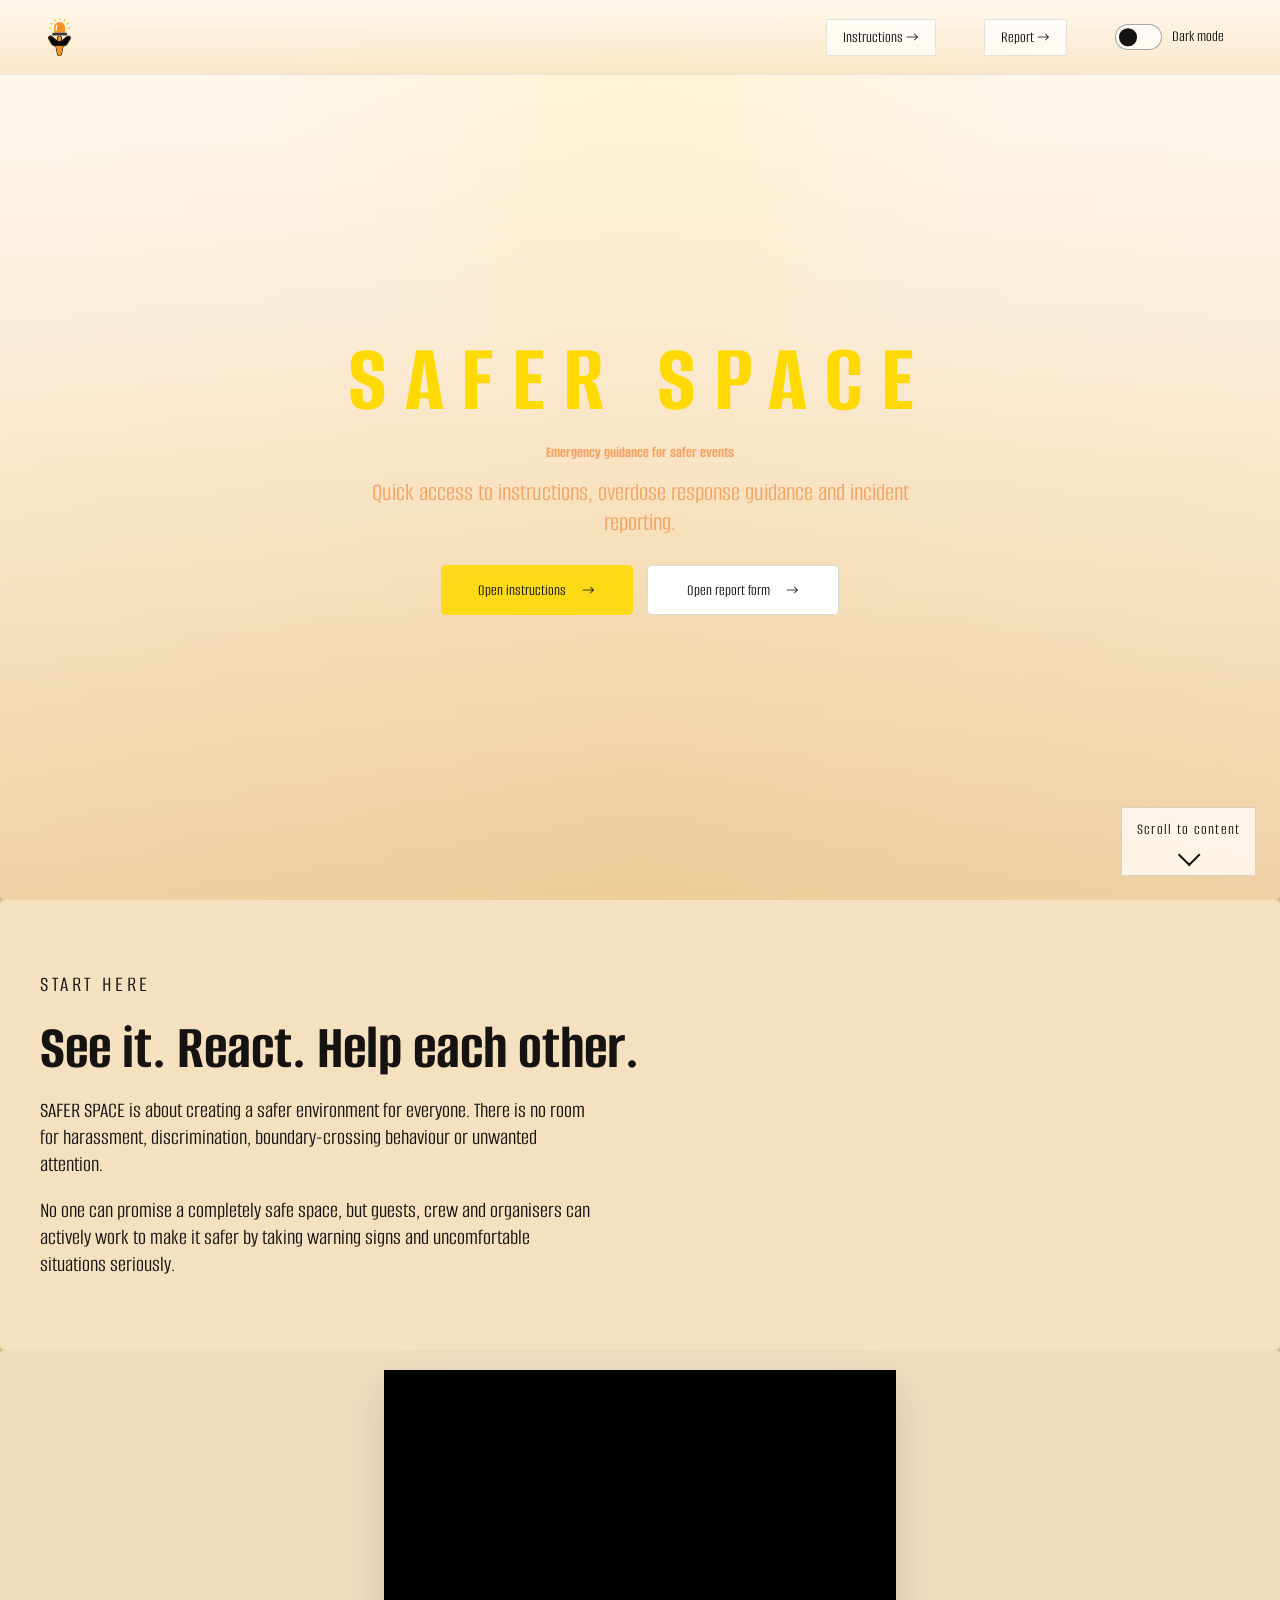
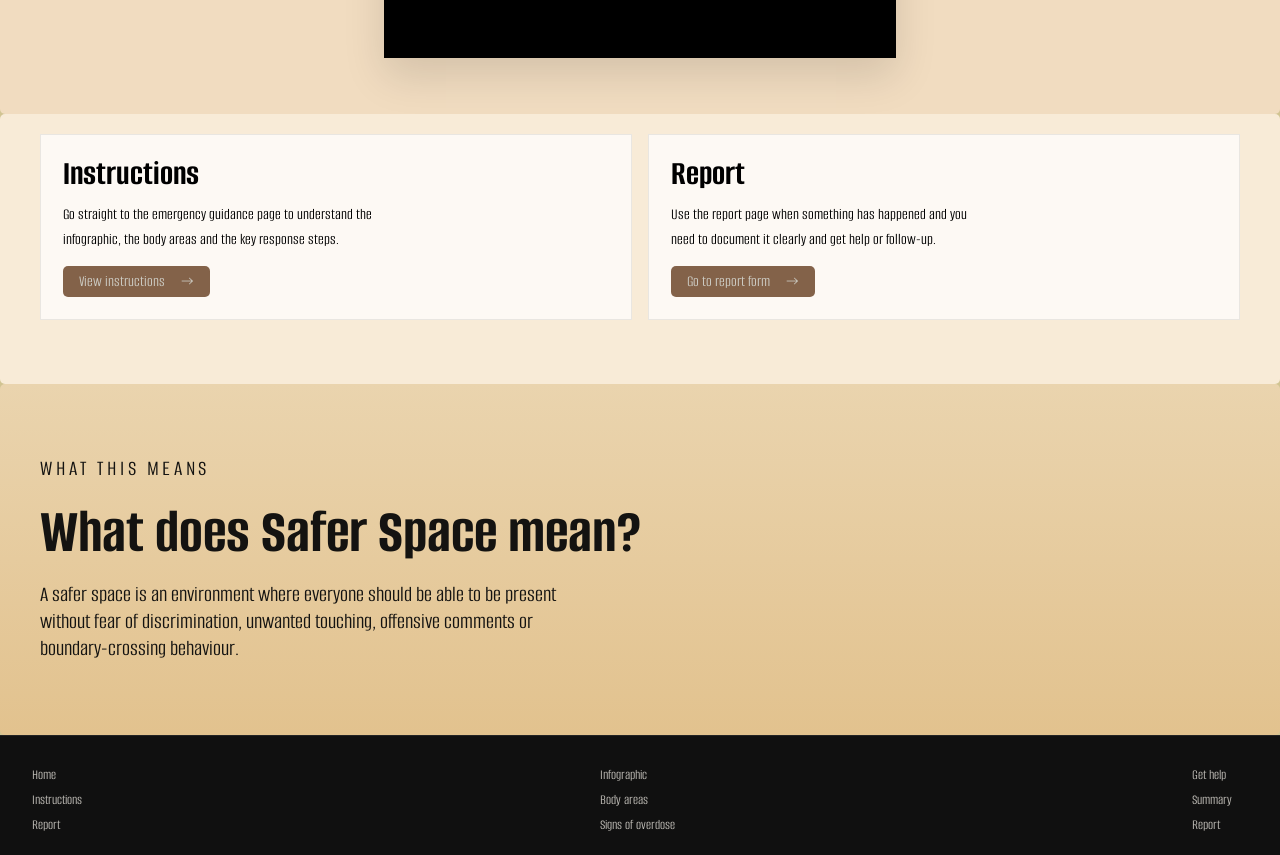
<file: index.html>
<!DOCTYPE html>
<html lang="en">

<head>
  <meta charset="UTF-8">
  <meta name="viewport" content="width=device-width, initial-scale=1.0">
  <link rel="stylesheet" href="css/custom.css">
  <link rel="stylesheet" href="css/fonts.css">
  <link rel="stylesheet" href="css/general.css">
  <link rel="stylesheet" href="css/layout.css">
  <link rel="stylesheet" href="css/burger.css">
  <link rel="stylesheet" href="css/cards.css">
  <link rel="stylesheet" href="css/infographic.css">
  <link rel="stylesheet" href="css/frontpage-antidote.css">
  <link rel="icon" type="image/svg+xml" href="img/safer_space_LOGO.svg">
  <title>Emergency Site</title>
</head>

<body id="frontpage">
  <header>
    <nav>
      <div id="logotype-wrapper" class="logo">
        <a href="index.html"><img src="img/safer_space_LOGO.svg" alt="Safer Space logo"></a>
      </div>
      <ul class="menu">
        <li><a class="menuItem" href="instruction.html">Instructions</a></li>
        <li><a class="menuItem" href="register.html">Report</a></li>

        <!-- dark mode btn -->

        <li class="theme-toggle-item">
          <button id="theme-toggle" class="theme-switch" type="button" role="switch" aria-checked="false"
            aria-label="Switch between light and dark mode">
            <span class="theme-switch-track" aria-hidden="true">
              <span class="theme-switch-thumb"></span>
            </span>
            <span class="theme-switch-text">Dark mode</span>
          </button>
        </li>
      </ul>
      <button class="burger">
        <span class="line"></span>
        <span class="line"></span>
        <span class="line"></span>
      </button>
    </nav>
  </header>

  <main>
    <section class="frontpage-hero" aria-label="Safer Space front page hero">
      <div class="frontpage-hero__media" aria-hidden="true">
        <video class="frontpage-hero__video" autoplay muted loop playsinline preload="metadata">
          <source src="video/ANTIDOTE SPOT OG STOP EN OVERDOSIS.mp4" type="video/mp4">
        </video>
      </div>

      <div class="frontpage-hero__overlay" aria-hidden="true"></div>

      <div class="frontpage-hero__content reveal is-visible">

        <h1 class="frontpage-hero__eyebrow">Safer Space</h1>

        <h2>Emergency guidance for safer events</h2>
        <p class="frontpage-hero__lead">
          Quick access to instructions, overdose response guidance and incident reporting.
        </p>

        <div class="frontpage-hero__actions">
          <a class="cta_btn" href="instruction.html">Open instructions</a>
          <a class="cta_btn cta_btn--ghost" href="register.html">Open report form</a>
        </div>
      </div>


    </section>

    <section id="frontpage-intro" class="frontpage-panel frontpage-panel--dark reveal">
      <div class="frontpage-panel__inner">
        <p class="frontpage-kicker">Start here</p>
        <h2>See it. React. Help each other.</h2>
        <p>
          SAFER SPACE is about creating a safer environment for everyone. There is no room for harassment,
          discrimination, boundary-crossing behaviour or unwanted attention.
        </p>
        <p>
          No one can promise a completely safe space, but guests, crew and organisers can actively work to
          make it safer by taking warning signs and uncomfortable situations seriously.
        </p>
      </div>
    </section>

    <section class="frontpage-video reveal" aria-label="Antidote reference video">
      <div class="frontpage-video__inner">
        <div class="frontpage-video__frame">
          <iframe id="frontpage-youtube-player"
            src="https://www.youtube.com/embed/YxNh5tQUQWQ?enablejsapi=1&playsinline=1&rel=0&cc_load_policy=1&cc_lang_pref=en&hl=en"
            title="Antidote overdose response video"
            allow="accelerometer; autoplay; clipboard-write; encrypted-media; gyroscope; picture-in-picture; web-share"
            referrerpolicy="strict-origin-when-cross-origin" allowfullscreen>
          </iframe>
        </div>
      </div>
    </section>

    <section class="frontpage-split reveal" aria-label="Main actions">
      <div class="frontpage-split__inner">
        <article class="frontpage-card">
          <h3>Instructions</h3>
          <p>
            Go straight to the emergency guidance page to understand the infographic, the body areas and the
            key response steps.
          </p>
          <a class="cta_btn" href="instruction.html">View instructions</a>
        </article>

        <article class="frontpage-card">
          <h3>Report</h3>
          <p>
            Use the report page when something has happened and you need to document it clearly and get help
            or follow-up.
          </p>
          <a class="cta_btn" href="register.html">Go to report form</a>
        </article>
      </div>
    </section>

    <section class="frontpage-panel frontpage-panel--accent reveal">
      <div class="frontpage-panel__inner">
        <p class="frontpage-kicker">What this means</p>
        <h2>What does Safer Space mean?</h2>
        <p>
          A safer space is an environment where everyone should be able to be present without fear of
          discrimination, unwanted touching, offensive comments or boundary-crossing behaviour.
        </p>
      </div>
    </section>
  </main>

  <!-- scroll btn -->

  <button class="frontpage-scroll" type="button" aria-label="Scroll to content">
    Scroll to content
  </button>

  <footer>
    <nav aria-label="Footer navigation">
      <ul>
        <li><a href="index.html">Home</a></li>
        <li><a href="instruction.html">Instructions</a></li>
        <li><a href="register.html">Report</a></li>
      </ul>

      <ul>
        <li><a href="instruction.html#won">Infographic</a></li>
        <li><a href="instruction.html#ringtone">Body areas</a></li>
        <li><a href="instruction.html#efficiency">Signs of overdose</a></li>
      </ul>

      <ul>
        <li><a href="register.html#webform">Get help</a></li>
        <li><a href="register.html#form-summary">Summary</a></li>
        <li><a href="register.html#form-section">Report</a></li>
      </ul>
    </nav>
  </footer>

</body>

<script src="js/burger.js"></script>
<script src="js/frontpage.js"></script>
<script src="js/theme.js"></script>

</html>
</file>
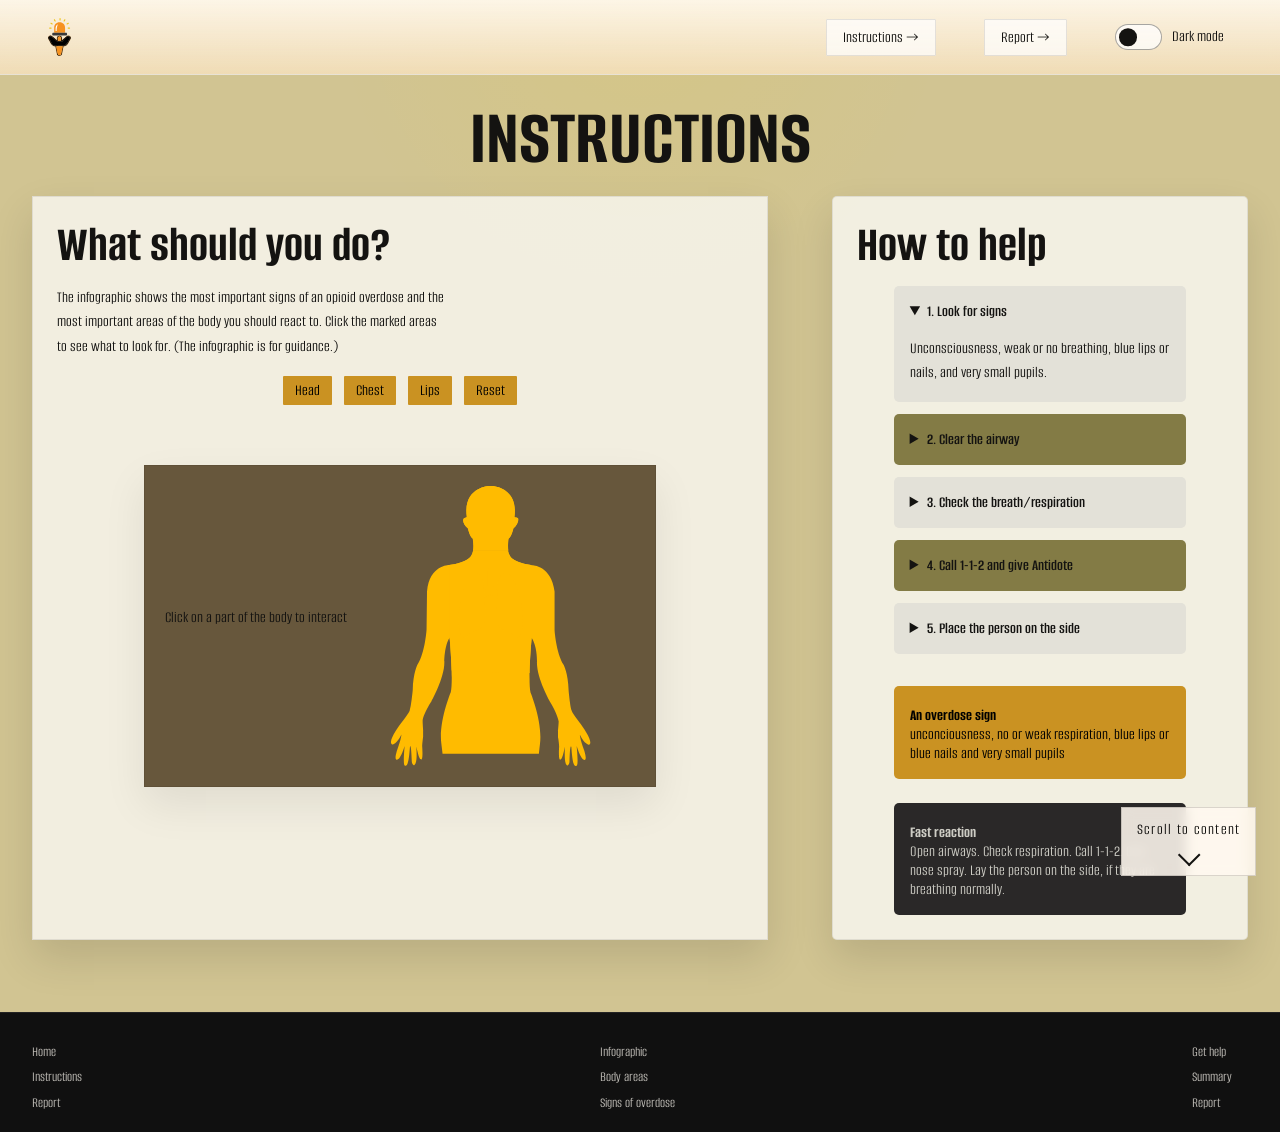
<file: instruction.html>
<!DOCTYPE html>
<html lang="en">

<head>
  <meta charset="UTF-8">
  <meta name="viewport" content="width=device-width, initial-scale=1.0">
  <link rel="stylesheet" href="css/custom.css">
  <link rel="stylesheet" href="css/fonts.css">
  <link rel="stylesheet" href="css/general.css">
  <link rel="stylesheet" href="css/layout.css">
  <link rel="stylesheet" href="css/burger.css">
  <link rel="stylesheet" href="css/cards.css">
  <link rel="stylesheet" href="css/infographic.css">
  <link rel="stylesheet" href="css/frontpage-antidote.css">
  <link rel="icon" type="image/svg+xml" href="img/safer_space_LOGO.svg">
  <title>Emergency Site</title>
</head>

<body id="instruction">
  <header>
    <nav>
      <div id="logotype-wrapper" class="logo">
        <a href="index.html"><img src="img/safer_space_LOGO.svg" alt="Safer Space logo"></a>
      </div>
      <ul class="menu">
        <li><a class="menuItem" href="instruction.html">Instructions</a></li>
        <li><a class="menuItem" href="register.html">Report</a></li>
        <li class="theme-toggle-item">
          <button id="theme-toggle" class="theme-switch" type="button" role="switch" aria-checked="false"
            aria-label="Switch between light and dark mode">
            <span class="theme-switch-track" aria-hidden="true">
              <span class="theme-switch-thumb"></span>
            </span>
            <span class="theme-switch-text">Dark mode</span>
          </button>
        </li>
      </ul>
      <button class="burger">
        <span class="line"></span>
        <span class="line"></span>
        <span class="line"></span>
      </button>
    </nav>
  </header>

  <main>

    <h1>INSTRUCTIONS</h1>


    <div class="infographic-info">
      <h2>What should you do?</h2>
      <p>
        The infographic shows the most important signs of an opioid overdose and the most important areas of the body
        you should react to. Click the marked areas to see what to look for. (The infographic is for guidance.)
      </p>

      <!-- <p><button id="ringtone" type="button">Click here to highlight the infographic</button></p> -->


      <!-- infographic buttons -->
      <div class="buttons-wrapper" aria-label="Body part controls">
        <button type="button" id="btn_head" aria-controls="won" aria-pressed="false">
          Head
        </button>

        <button type="button" id="btn_chest" aria-controls="won" aria-pressed="false">
          Chest
        </button>

        <button type="button" id="btn_lips" aria-controls="won" aria-pressed="false">
          Lips
        </button>

        <button type="button" id="btn_reset" aria-controls="won">
          Reset
        </button>
      </div>
      <!--  -->
      <section id="won" class="info-graphic">

        <p>Click on a part of the body to interact</p>

        <?xml version="1.0" encoding="UTF-8"?>
        <svg xmlns="http://www.w3.org/2000/svg" viewBox="0 0 86.46 121.42">
          <defs>
            <style>
              .cls-1 {
                fill: #ed2024;
              }

              .cls-2 {
                fill: #f7941d;
              }

              .cls-3 {
                fill: #9e1f63;
              }

              .cls-4 {
                fill: #662d91;
              }

              .cls-5 {
                fill: #010101;
              }
            </style>
          </defs>
          <g id="basebody">
            <g id="SVGRepo_iconCarrier" data-name="SVGRepo iconCarrier">
              <path class="cls-5"
                d="M50.73,28.06c-.45-2.46.1-5.16.1-5.16,1.5-1.2,2.1-4.4,2.1-4.4,1.89-1.92,2.7-3.71,2.15-4.47-.12-.16-.46-.5-1.55-.43-.1,0-.1-.3,0-.5C55.03.6,44.03,0,44.03,0h-1.7s-11.1.6-9.5,13.1v.5l-.92.27c-.29.16-.44.34-.53.51-.49.9.33,2.53,2.05,4.03,0,0,.6,3.2,2.1,4.4,0,0,.57,2.77.08,5.26h15.13Z" />
              <path class="cls-5"
                d="M81.53,102.2c-1.2-1.5-2.8-3.6-3.2-4.8-.7-2.1-1.3-8.7-1.3-8.7-.2-7.8-2.2-11.2-2.2-11.2-3.3-5.3-3.9-15.1-3.9-15.1v-16.6c-1.3-11.3-9.7-11.4-9.7-11.4-8.5-1.3-9.6-4-9.6-4-.46-.67-.74-1.49-.9-2.34h-15.13c-.16.82-.43,1.6-.88,2.24,0,0-1.2,2.7-9.6,4,0,0-8.4,0-9.5,11.4l-.2,16.6s-.6,9.9-3.9,15.1c0,0-1.9,3.4-2.1,11.2,0,0-.6,6.6-1.3,8.7-.5,1.2-2,3.3-3.2,4.8-2.4,3-6.5,9.2-4.3,10,0,0,1.7.2,3.9-4.3,0,0,0,1.7-1.8,6.6-.3.9-1.8,5.6.6,3.9,0,0,1.1-.8,2.6-5.6,0,0-.8,8.1,0,8.5,1.1.6,1.8-1,2.3-8.1,0,0,.5-2.3.8,6.4,0,.5.7,2.7,1.6.8.8-1.6.4-5.9.4-7.3,0,0,1,5.5,1.9,5.5,0,0,1.1,1.3.6-5.6,0-1.1.3-3.4.4-4.1v-2.6c.1,0-.2-3-.2-4.3s1.1-4.4,3.9-8.7c0,0,5.9-10.5,5.5-17.3,0,0,0-6.5,2.3-10.2,0,0,1.7,18.5.5,23.7,0,0-5.3,12.8-4.1,22.3.16,1.24.34,2.72.53,4.36h41.78c.18-1.59.35-3.05.48-4.26,1.2-9.5-4.1-22.3-4.1-22.3-1.2-5.2.5-23.7.5-23.7,2.4,3.7,2.3,10.2,2.3,10.2-.4,6.9,5.5,17.3,5.5,17.3,2.8,4.3,3.9,8.4,3.9,8.7,0,1.2-.3,4.3-.3,4.3v2.6c.2.7.5,3,.5,4.1-.4,6.9.6,5.6.6,5.6.9,0,1.9-5.5,1.9-5.5,0,1.4-.3,5.7.4,7.3.9,1.9,1.6-.3,1.6-.8.2-8.7.8-6.4.8-6.4.5,7.1,1.1,8.7,2.3,8.1.9-.4,0-8.5,0-8.5,1.5,4.8,2.6,5.6,2.6,5.6,2.4,1.7.9-3,.6-3.9-1.8-4.9-1.8-6.6-1.8-6.6,2.2,4.4,3.9,4.3,3.9,4.3,2.2-.7-1.9-7-4.3-10Z" />
            </g>
          </g>
          <g id="chest">
            <g id="SVGRepo_iconCarrier-2" data-name="SVGRepo iconCarrier">
              <path class="cls-3"
                d="M61.28,38.83c-.17-1.34-.36-2.68-.56-4.02-.04-.17-.08-.34-.12-.51-7.91-1.33-8.97-3.89-8.97-3.89-.46-.67-.74-1.49-.9-2.34h-15.13c-.16.82-.43,1.6-.88,2.24,0,0-1.19,2.66-9.44,3.97v31.33c.02.07.04.14.06.2,0,.16.01.32.02.48.06.24.11.48.17.72.2,2.45.63,7.96.77,13.05,10.94,0,22.87,1.98,33.82,1.01.15-7.03.9-15.27.9-15.27.09.14.17.3.26.45v-27.43Z" />
            </g>
            <g id="_lungs_" data-name="&amp;lt;lungs&amp;gt;">
              <path class="cls-2"
                d="M46.27,45.12c-1.66,0-1.74-.62-1.74-1.82v-6.52c0-.83-.59-1.51-1.31-1.51s-1.31.68-1.31,1.51v6.52c0,1.19-.08,1.82-1.74,1.82-.12,0-.22.11-.22.25v2.52c0,.14.1.25.22.25,1.29,0,2.32-.34,3.04-1.02.73.68,1.75,1.02,3.05,1.02.12,0,.22-.11.22-.25v-2.52c0-.14-.1-.25-.22-.25Z" />
              <path class="cls-2"
                d="M40.72,51.85c-.15-1.59-.31-3.24-.31-4.84,0-4.05-.38-9.44-3.7-9.44-4.03,0-7.43,12.37-7.43,20.14,0,.25-.03,6.02,1.34,7.62.25.29.53.44.85.44.82,0,1.23-.36,1.8-.87.71-.63,1.68-1.5,4.15-2.32,4.19-1.4,3.75-5.93,3.29-10.73Z" />
              <path class="cls-2"
                d="M57.17,57.71c0-7.77-3.4-20.14-7.42-20.14-3.31,0-3.7,5.39-3.7,9.44,0,1.6-.16,3.25-.31,4.84-.46,4.8-.9,9.33,3.29,10.73,2.47.82,3.44,1.69,4.15,2.32.57.5.98.87,1.8.87.31,0,.6-.15.84-.44,1.37-1.6,1.34-7.37,1.34-7.62Z" />
            </g>
          </g>
          <g id="head">
            <g id="SVGRepo_iconCarrier-3" data-name="SVGRepo iconCarrier">
              <path class="cls-1"
                d="M51.03,22.87c1.49-1.21,2.06-4.41,2.06-4.41,2.47-1.89,2.34-4.66,1.21-4.63-.91.02-.71-.73-.71-.73C55.13.64,44.08,0,44.08,0h-1.69s-11.06.64-9.52,13.09c0,0,.21.76-.72.73-1.14-.03-1.24,2.74,1.22,4.63,0,0,.57,3.21,2.06,4.41,0,0,.56,2.73.12,5.19h15.38c-.45-2.46.12-5.19.12-5.19Z" />
            </g>
          </g>
          <g id="lips">
            <path class="cls-4"
              d="M47.27,20.24c-.19-.03-.47-.14-.76-.27-.53-.23-1.14-.48-1.79-.48-.86,0-1.33.17-1.5.25-.18-.07-.68-.22-1.38-.22-.55,0-1.22.26-1.81.49-.34.13-.66.26-.84.27-.03,0-.05.01-.06.02,0,.01.02.02.05.03.29.04.59.17.93.3.48.2,1.02.42,1.75.51.44.06.91.08,1.45.08s1.01-.03,1.38-.05c.64-.04,1.6-.46,2.18-.71.18-.08.37-.16.42-.17.03,0,.04-.02.04-.03,0-.01-.02-.02-.05-.02ZM46.38,20.32c-.38.08-1.34.25-2.86.27-1.58.02-2.75-.16-3.25-.26.34-.03.63-.08.89-.13.29-.05.55-.1.81-.1.33,0,.65.03.91.06.21.02.37.04.49.04.11,0,.25-.02.42-.03.25-.02.57-.06.88-.06.22,0,.5.04.8.09.3.05.6.09.9.11Z" />
          </g>
        </svg>

      </section>
    </div>


    <section class="info-text">

      <h2>How to help</h2>

      <div>
        <article class="accordion-steps">
          <details name="emergency-steps" open>
            <summary>1. Look for signs</summary>
            <div class="accordion-content">
              <p>Unconsciousness, weak or no breathing, blue lips or nails, and very small pupils.</p>
            </div>
          </details>

          <details name="emergency-steps">
            <summary>2. Clear the airway</summary>
            <div class="accordion-content">
              <p>Tilt the head back and open the mouth.</p>
            </div>
          </details>

          <details name="emergency-steps">
            <summary>3. Check the breath/respiration</summary>
            <div class="accordion-content">
              <p>Check the breathing and whether the chest is moving.</p>
            </div>
          </details>

          <details name="emergency-steps">
            <summary>4. Call 1-1-2 and give Antidote</summary>
            <div class="accordion-content">
              <p>Call 1-1-2 and give Antidote nose spray in the nose hole.</p>
            </div>
          </details>

          <details name="emergency-steps">
            <summary>5. Place the person on the side</summary>
            <div class="accordion-content">
              <p>
                If the person is breathing properly, place the person on the side.
              </p>
            </div>
          </details>
        </article>
      </div>

      <div class="under_instructions">
        <aside id="efficiency" class="info-box">
          <strong>An overdose sign</strong><br>

          unconciousness, no or weak respiration, blue lips or blue nails and very small pupils

        </aside>
        <aside id="requirement" class="info-box">
          <strong>Fast reaction</strong><br>


          Open airways. Check respiration. Call 1-1-2. Give nose spray. Lay the person on the side, if they are
          breathing normally.
        </aside>
      </div>
    </section>
  </main>

  <!-- scroll btn -->

  <button class="frontpage-scroll" type="button" aria-label="Scroll to content">
    Scroll to content
  </button>

  <footer>
    <nav aria-label="Footer navigation">
      <ul>
        <li><a href="index.html">Home</a></li>
        <li><a href="instruction.html">Instructions</a></li>
        <li><a href="register.html">Report</a></li>
      </ul>

      <ul>
        <li><a href="instruction.html#won">Infographic</a></li>
        <li><a href="instruction.html#ringtone">Body areas</a></li>
        <li><a href="instruction.html#efficiency">Signs of overdose</a></li>
      </ul>

      <ul>
        <li><a href="register.html#webform">Get help</a></li>
        <li><a href="register.html#form-summary">Summary</a></li>
        <li><a href="register.html#form-section">Report</a></li>
      </ul>
    </nav>
  </footer>
</body>

<script src="js/burger.js"></script>
<script src="js/main.js"></script>
<script src="js/body.js"></script>
<script src="js/frontpage.js"></script>
<script src="js/theme.js"></script>

</html>
</file>
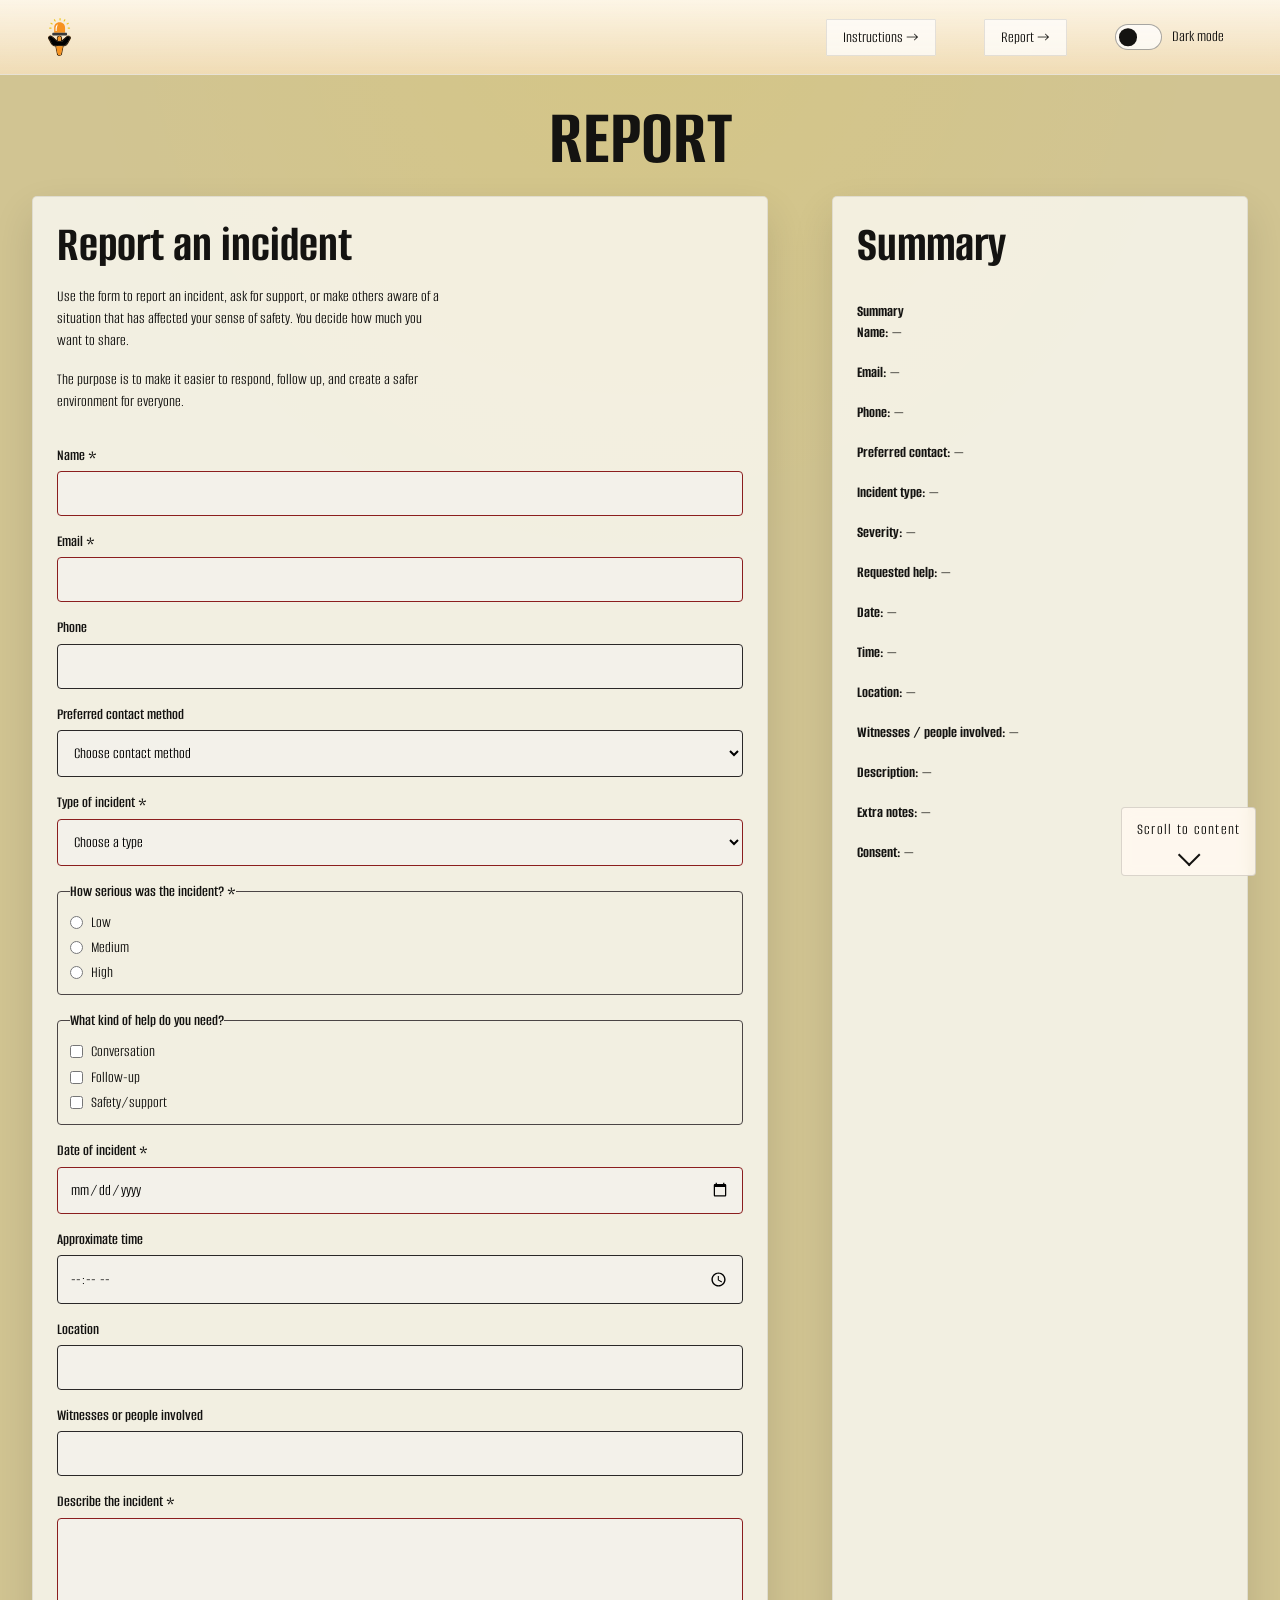
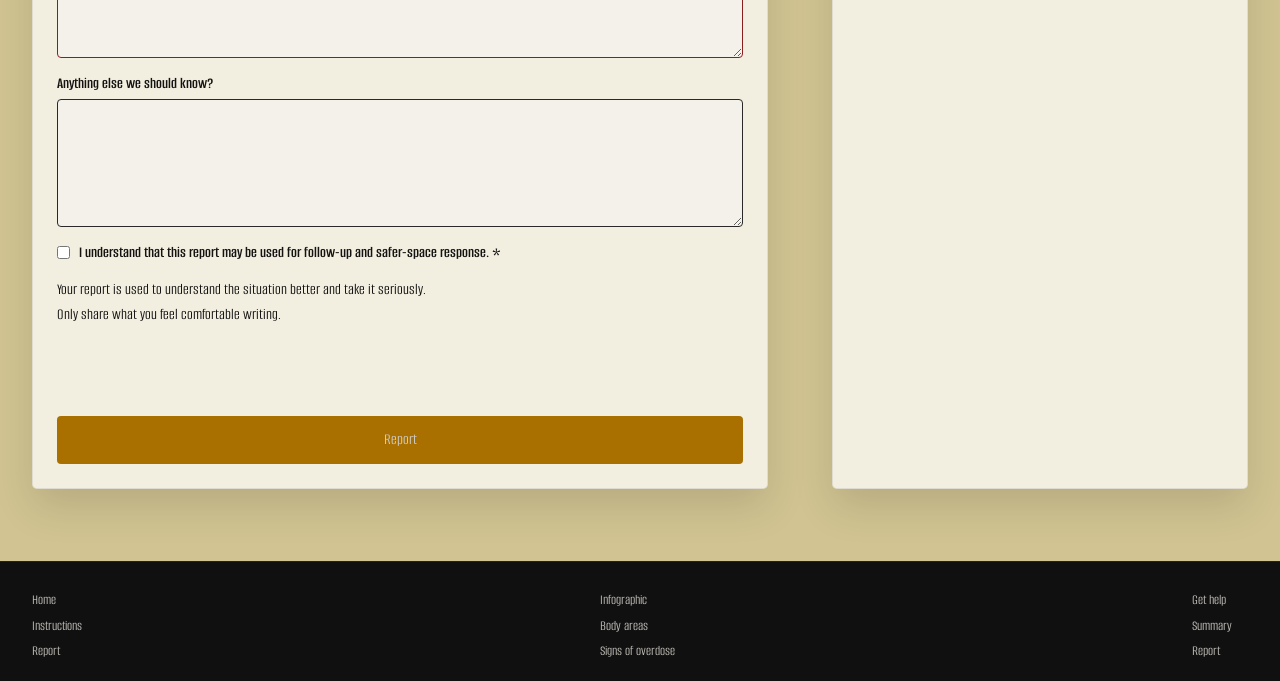
<file: register.html>
<!DOCTYPE html>
<html lang="en">

<head>
  <meta charset="UTF-8">
  <meta name="viewport" content="width=device-width, initial-scale=1.0">
  <link rel="stylesheet" href="css/custom.css">
  <link rel="stylesheet" href="css/fonts.css">
  <link rel="stylesheet" href="css/general.css">
  <link rel="stylesheet" href="css/layout.css">
  <link rel="stylesheet" href="css/burger.css">
  <link rel="stylesheet" href="css/cards.css">
  <link rel="stylesheet" href="css/forms.css">
  <link rel="stylesheet" href="css/frontpage-antidote.css">
  <link rel="icon" type="image/svg+xml" href="img/safer_space_LOGO.svg">
  <title>Emergency Site</title>
</head>

<body id="register">
  <header>
    <nav>
      <div id="logotype-wrapper" class="logo">
        <a href="index.html"><img src="img/safer_space_LOGO.svg" alt="Safer Space logo"></a>
      </div>
      <ul class="menu">
        <li><a class="menuItem" href="instruction.html">Instructions</a></li>
        <li><a class="menuItem" href="register.html">Report</a></li>
        <li class="theme-toggle-item">
          <button id="theme-toggle" class="theme-switch" type="button" role="switch" aria-checked="false"
            aria-label="Switch between light and dark mode">
            <span class="theme-switch-track" aria-hidden="true">
              <span class="theme-switch-thumb"></span>
            </span>
            <span class="theme-switch-text">Dark mode</span>
          </button>
        </li>
      </ul>
      <button class="burger">
        <span class="line"></span>
        <span class="line"></span>
        <span class="line"></span>
      </button>
    </nav>
  </header>

  <main>
    <h1>REPORT</h1>
    <section id="form-section">
      <article id="form-info">
        <h2>Report an incident</h2>
        <p>
          Use the form to report an incident, ask for support, or make others aware of a situation that has
          affected your sense of safety. You decide how much you want to share.
        </p>

        <p>
          The purpose is to make it easier to respond, follow up, and create a safer environment for everyone.
        </p>
      </article>

      <form id="webform" aria-label="Safer Space incident report form">
        <div class="form-group">
          <label for="fullname">Name *</label>
          <input type="text" id="fullname" name="fullname" required />
        </div>

        <div class="form-group">
          <label for="email">Email *</label>
          <input type="email" id="email" name="email" required />
        </div>

        <div class="form-group">
          <label for="phone">Phone</label>
          <input type="tel" id="phone" name="phone" autocomplete="tel" />
        </div>

        <div class="form-group">
          <label for="contact-method">Preferred contact method</label>
          <select id="contact-method" name="contact-method">
            <option value="">Choose contact method</option>
            <option value="Email">Email</option>
            <option value="Phone">Phone</option>
            <option value="No contact needed">No contact needed</option>
          </select>
        </div>

        <div class="form-group">
          <label for="incident-type">Type of incident *</label>
          <select id="incident-type" name="incident-type" required>
            <option value="">Choose a type</option>
            <option value="close-contact">Close contact</option>
            <option value="discomfort">Uncomfortable experience</option>
            <option value="boundary-crossing">Boundary-crossing behaviour</option>
            <option value="other">Other</option>
          </select>
        </div>

        <fieldset class="form-group">
          <legend>How serious was the incident? *</legend>

          <label for="severity-low">
            <input type="radio" id="severity-low" name="severity" value="Low" required />
            Low
          </label>

          <label for="severity-medium">
            <input type="radio" id="severity-medium" name="severity" value="Medium" />
            Medium
          </label>

          <label for="severity-high">
            <input type="radio" id="severity-high" name="severity" value="High" />
            High
          </label>
        </fieldset>

        <fieldset class="form-group">
          <legend>What kind of help do you need?</legend>

          <label for="help-talk">
            <input type="checkbox" id="help-talk" name="help" value="Conversation" />
            Conversation
          </label>

          <label for="help-followup">
            <input type="checkbox" id="help-followup" name="help" value="Follow-up" />
            Follow-up
          </label>

          <label for="help-support">
            <input type="checkbox" id="help-support" name="help" value="Safety/support" />
            Safety/support
          </label>
        </fieldset>

        <div class="form-group">
          <label for="date">Date of incident *</label>
          <input type="date" id="date" name="date" required />
        </div>

        <div class="form-group">
          <label for="time">Approximate time</label>
          <input type="time" id="time" name="time" />
        </div>

        <div class="form-group">
          <label for="location">Location</label>
          <input type="text" id="location" name="location" autocomplete="off" />
        </div>

        <div class="form-group">
          <label for="witnesses">Witnesses or people involved</label>
          <input type="text" id="witnesses" name="witnesses" />
        </div>

        <div class="form-group form-group--full">
          <label for="comment">Describe the incident *</label>
          <textarea id="comment" name="comment" rows="6" required></textarea>
        </div>

        <div class="form-group form-group--full">
          <label for="followup-notes">Anything else we should know?</label>
          <textarea id="followup-notes" name="followup-notes" rows="4"></textarea>
        </div>

        <div class="form-group form-group--full">
          <label for="consent-contact" class="checkbox-line">
            <input type="checkbox" id="consent-contact" name="consent-contact" value="Yes" required />
            I understand that this report may be used for follow-up and safer-space response. *
          </label>
        </div>

        <!-- FORM AND ERR. -->

        <p class="form-note">
          Your report is used to understand the situation better and take it seriously. Only share what you feel
          comfortable writing.
        </p>

        <p id="form-errors" class="form-errors" aria-live="polite"></p>

        <button type="submit">Report</button>
      </form>
    </section>
    <section id="form-summary">
      <h2>Summary</h2>
      <article>
        <p class="placeholder">
          A live summary of your report will appear here while you fill out the form.
        </p>
      </article>
    </section>

  </main>

  <!-- scroll btn -->

  <button class="frontpage-scroll" type="button" aria-label="Scroll to content">
    Scroll to content
  </button>

  <footer>
    <nav aria-label="Footer navigation">
      <ul>
        <li><a href="index.html">Home</a></li>
        <li><a href="instruction.html">Instructions</a></li>
        <li><a href="register.html">Report</a></li>
      </ul>

      <ul>
        <li><a href="instruction.html#won">Infographic</a></li>
        <li><a href="instruction.html#ringtone">Body areas</a></li>
        <li><a href="instruction.html#efficiency">Signs of overdose</a></li>
      </ul>

      <ul>
        <li><a href="register.html#webform">Get help</a></li>
        <li><a href="register.html#form-summary">Summary</a></li>
        <li><a href="register.html#form-section">Report</a></li>
      </ul>
    </nav>
  </footer>
</body>

<script src="js/burger.js"></script>
<script src="js/form.js"></script>
<script src="js/main.js"></script>
<script src="js/frontpage.js"></script>
<script src="js/theme.js"></script>

</html>
</file>
<file: css/custom.css>
:root,
:root[data-theme="light"] {
  /* Background color */
  --color-bg: #d1c492;
  --color-accent-yellow: rgb(255, 217, 0);

  /* Header background color */
  --color-head-bg: #a97000;

  /* Logotype */
  --color-logotype-bg: #2a2828;
  --color-text-logotype: #ffffff;
  --font-logotype-size: 1rem;

  /* Global menu */
  --color-menu-bg: #2a2828;
  /* Links */
  --color-link-bg: #ca9222;
  --color-link-hover: #fff;
  --color-link-active: #aa987e;
  --border-radius-links: 1px;

  /* Headlines (size)*/
  --font-h1-size: 1rem;
  --font-h2-size: 1rem;
  --font-h3-size: 1rem;

  --headline2-size: 1rem;
  --headline3-size: 1rem;
  --font-sub1-size: 1rem;

  /* Headlines (color) */
  --color-headline-bg: #d49624;

  /* Tekst */
  --color-text: #000;
  --color-text-inverted: #cdccc4;

  /* Andet tekst */
  --followup-text-size: 1rem;

  /*  Margins */
  --margin-head-bottom: 5px;

  /* Borders */
  --border-radius: 5px;

  /* Cards */
  --color-card-bg: #e3e1d8;
  --color-card-bg-inverted: #837b45;
  --color-cta-card-bg: #7f5d43f6;
  --color-cta-card-bg-inverted: #c0bfb9;

  /* Fonts & font weights*/
  --font-family-sans: "Alumni Sans", Arial, sans-serif;
  --font-weight-bold: 700;
  --font-weight-medium: 500;
  --font-weight-regular: 300;
  --font-weight-light: 200;

  /* Infographics background colors*/
  --color-info-bg: #67573c;

  /* new variable for "DARK/LIGHT NODE" */
  --color-field-bg: #f3f1ea;
  --color-field-text: #000000;
  --color-field-border: #4b4545;
}

:root[data-theme="dark"] {
  /* Background color */
  --color-bg: #141311;
  --color-accent-yellow: rgb(255, 217, 0);

  /* Header background color */
  --color-head-bg: #000000;

  /* Logotype */
  --color-logotype-bg: #000000;
  --color-text-logotype: #ddd8cf;
  --font-logotype-size: 1rem;

  /* Global menu */
  --color-menu-bg: #000000;

  /* Links */
  --color-link-bg: #3e3936;
  --color-link-hover: #5a534e;
  --color-link-active: #736b65;
  --border-radius-links: 1px;

  /* Headlines (color) */
  --color-headline-bg: #262220;

  /* Text */
  --color-text: #f3efe8;
  --color-text-inverted: #f3efe8;

  /* Cards */
  --color-card-bg: #22201e;
  --color-card-bg-inverted: #34302d;
  --color-cta-card-bg: #4a4440;
  --color-cta-card-bg-inverted: #6a635c;

  /* Infographics background colors */
  --color-info-bg: #1b1918;

  /* DARK MODE VARIABLES */
  --color-field-bg: #f3f1ea;
  --color-field-text: #000000;
  --color-field-border: #4b4545;
}
</file>
<file: css/fonts.css>
@font-face {
  font-family: "Alumni Sans";
  src: url("../fonts/AlumniSans-VariableFont_wght.woff") format("woff");
  font-style: normal;
  font-weight: 100 900;
  font-display: swap;
}

@font-face {
  font-family: "Alumni Sans";
  src: url("../fonts/AlumniSans-Italic-VariableFont_wght.woff") format("woff");
  font-style: italic;
  font-weight: 100 900;
  font-display: swap;
}
</file>
<file: css/general.css>
* {
  margin: 0;
  padding: 0;
  box-sizing: border-box;
}

:root[data-theme="dark"]
  .theme-switch[aria-checked="true"]
  .theme-switch-track {
  background-color: var(--color-link-active);
  border-color: var(--color-link-active);
}

:root[data-theme="dark"]
  .theme-switch[aria-checked="true"]:hover
  .theme-switch-track {
  background-color: var(--color-link-hover);
  border-color: var(--color-link-hover);
}

body,
button,
input,
select,
textarea {
  font-family: var(--font-family-sans);
}

p {
  margin: 0 0 1rem 0;
  line-height: 1.55;
}

body {
  font-family: var(--font-family-sans);
  color: var(--color-text);
  background-color: var(--color-bg);
}
header {
  height: min-content;
  background-color: var(--color-head-bg);
  font-family: var(--font-family-sans);
}

nav {
  font-family: var(--font-family-sans);
}

.logo {
  max-width: 50px;
  max-height: 50px;
}

#main-disclamer {
  height: 225px;
  background-color: var(--color-head-bg);
  display: flex;
  justify-content: flex-start;
  align-items: center;
  padding-left: 2rem;
  padding-bottom: 2%;
  margin-bottom: var(--margin-head-bottom);
}
#main-disclamer-content {
  display: flex;
  column-gap: 1rem;
}
main section {
  padding: 20px;
  border-radius: var(--border-radius);
}

main p {
  max-width: 65ch;
}

h1 {
  font-size: var(--font-h2-size);
  font-weight: var(--font-weight-bold);
  color: var(--color-text-inverted);
  margin: 40px 0 20px 0;
  line-height: 1.3rem;
  text-align: center;
  font-family: var(--font-family-sans);
  padding: 15px 30px;
  background-color: var(--color-head-bg);
}

.sub {
  font-size: var(--font-sub1-size);
  font-weight: var(--font-weight-light);
  color: var(--color-text-inverted);
}
h2 {
  font-size: var(--headline2-size);
}
h3 {
  font-size: var(--headline3-size);
}
main > h1 {
  width: calc(80% - 6rem);
  margin-inline: auto;
}
/* NAVIGATION STRUCTURES */
header > nav {
  height: 100%;
  background-color: var(--color-menu-bg);
}
nav ul {
  list-style: none;
}
a {
  font-family: var(--font-family-sans);
}
nav a {
  text-decoration: none;
  color: var(--color-text);
}
/* Måske skal du lave en ny regel for logotype-wrapper, når du har lavet din logotype */

/* logo */

.logo {
  flex: 0 0 auto;
}

#logotype-wrapper {
  background-color: var(--color-logotype-bg);
  display: flex;
  justify-content: flex-start;
  align-items: center;
  height: 3.6rem;
}

#logotype-wrapper > a {
  display: flex;
  align-items: center;
  height: 100%;
  width: max-content;
  margin-left: 1rem;
}

#logotype-wrapper img {
  display: block;
  height: 2.4rem;
  width: auto;
  max-width: 100%;
  object-fit: contain;
}

/* Global menu */
header nav li a {
  margin: 1.5rem;
  background-color: var(--color-link-bg);
  color: var(--color-text);
  font-size: var(--followup-text-size);
  padding: 0.5rem 1rem;
  border-radius: var(--border-radius-links);
}

/* DARK MODE BUTTON */

header nav li .theme-switch {
  margin: 1.5rem;
  padding: 0;
  border: 0;
  background: transparent;
  color: var(--color-text-inverted);
  font: inherit;
  display: inline-flex;
  align-items: center;
  gap: 0.65rem;
  cursor: pointer;
}

.theme-switch-text {
  font-size: var(--followup-text-size);
  line-height: 1;
  white-space: nowrap;
}

.theme-switch-track {
  position: relative;
  width: 2.9rem;
  height: 1.65rem;
  border-radius: 999px;
  background-color: var(--color-link-bg);
  border: 1px solid var(--color-text-inverted);
  transition: background-color 0.2s ease;
  flex: 0 0 auto;
}

.theme-switch-thumb {
  position: absolute;
  top: 50%;
  left: 0.18rem;
  width: 1.1rem;
  height: 1.1rem;
  border-radius: 50%;
  background-color: var(--color-text-inverted);
  transform: translate(0, -50%);
  transition: transform 0.2s ease;
}

.theme-switch[aria-checked="true"] .theme-switch-track {
  background-color: var(--color-accent-yellow);
  border-color: var(--color-accent-yellow);
}

.theme-switch[aria-checked="true"] .theme-switch-thumb {
  transform: translate(1.2rem, -50%);
}

.theme-switch:hover .theme-switch-track {
  background-color: var(--color-link-hover);
}

.theme-switch[aria-checked="true"]:hover .theme-switch-track {
  background-color: var(--color-accent-yellow);
}

.theme-switch:focus-visible {
  outline: 2px solid var(--color-accent-yellow);
  outline-offset: 4px;
  border-radius: 999px;
}

/* Pilen efter menu-tekst */
header > nav li > a:after {
  content: " \2192";
}
/* Global menu hover effekt - Lav den om til det, du synes */
nav a:hover {
  background-color: var(--color-link-hover);
}
nav a:active {
  background-color: var(--color-link-active);
}

/* FOOTER */
footer {
  background: #101010;
  color: #f3efe8;
  border-top: 1px solid rgba(255, 255, 255, 0.08);
}

footer a,
footer a:visited {
  font-size: 0.9rem;
  line-height: 1.3;
  color: rgba(243, 239, 232, 0.78);
  display: inline-block;
  overflow-wrap: anywhere;
  text-decoration: none;
}

footer a:hover,
footer a:focus-visible {
  color: var(--color-accent-yellow);
}

footer nav {
  padding: 1.8rem 0 1.25rem;
}
</file>
<file: css/layout.css>
/* LAYOUT FOR MAIN CONTENT */
body {
  display: grid;
  grid-template-rows: auto 1fr auto;
  min-height: 100vh;
  margin: 0 auto;
}

p {
  margin: 0 0 1rem 0;
  line-height: 1.55;
}

main {
  display: grid;
  row-gap: 1rem;
  padding-top: 1rem;
  padding-bottom: 2rem;
}

main > * {
  margin-inline: clamp(1rem, 4vw, 2rem);
}
main {
  grid-template-rows: min-content min-content 1fr min-content;
}
#instruction main {
  grid-template-rows: min-content min-content min-content 1fr min-content;
}
/* LAYOUT FOR HEADER AND FOOTER */
footer {
  display: grid;
  grid-template-columns: clamp(0.75rem, 4vw, 2rem) minmax(0, 1200px) clamp(
      0.75rem,
      4vw,
      2rem
    );
}

header {
  grid-row: 1;
  display: block;
}

/* new aesthetic burger */

header nav {
  position: relative;
  display: flex;
  justify-content: space-between;
  align-items: center;
  width: 100%;
  padding-inline: clamp(0.75rem, 4vw, 2rem);
}

footer nav {
  grid-column: 2 / 3;
  display: grid;
  grid-template-columns: 1fr;
  gap: 1.1rem;
  align-items: start;
  padding: 1.8rem 0 1.25rem;
}

header nav > * {
  flex: 1;
}

nav ul {
  display: flex;
  justify-content: flex-end;
  align-items: center;
}

header ul {
  height: 100%;
  width: clamp(175px, 50%, 300px);
}

/* main pg img */

#frontpage .safer_img {
  display: flex;
  justify-content: center;
  margin: 1rem 0 1.5rem 0;
}

#frontpage .safer_img section {
  width: 100%;
  max-width: 24rem;
  padding: 0;
}

#frontpage .safer_img img {
  display: block;
  width: 100%;
  max-width: 100%;
  height: auto;
  margin-inline: auto;
}

footer ul {
  display: grid;
  gap: 0.5rem;
  justify-content: start;
  align-content: start;
  padding-inline: 0;
  margin: 0;
}

footer li {
  max-width: 100%;
}

footer li {
  max-width: 100%;
}

footer a {
  display: inline-block;
  overflow-wrap: anywhere;
}

/* LAYOUT FOR SECTIONS */

@media (width > 600px) {
  #instruction > main,
  #register > main {
    grid-template-columns: 5fr 3fr;
    grid-template-rows: auto auto 1fr auto;
  }

  .qr {
    order: 1;
  }

  h1 {
    grid-column: 1 / -1;
  }

  footer nav {
    display: flex;
    justify-content: space-between;
    align-items: flex-start;
    grid-template-columns: repeat(3, minmax(0, 1fr));
    column-gap: 1.75rem;
  }

  footer ul {
    display: grid;
    gap: 0.35rem;
  }
}
</file>
<file: css/burger.css>
.burger {
  width: 34px;
  height: 24px;
  cursor: pointer;
  position: relative;
  z-index: 20;
  background: transparent;
  border: 0;
  padding: 0;
}

.burger .line {
  display: block;
  width: 100%;
  height: 3px;
  background-color: currentColor;
  border-radius: 999px;
  margin-bottom: 5px;
  transition: 0.2s linear;
}

:root[data-theme="light"] .burger {
  color: #141311;
}

:root[data-theme="dark"] .burger {
  color: var(--color-accent-yellow);
}

.burger .line:last-child {
  margin-bottom: 0;
}

.burger {
  display: none;
}
@media screen and (width < 800px) {
  .menu {
    display: none;
  }

  .logo {
    flex: 0 0 50vw;
  }

  .burger {
    display: block;
    background-color: transparent;
    border: 0;
    flex: 0 0 auto;
    margin: 0 20px;
  }

  .burger.active .line:nth-child(1) {
    transform: rotate(45deg) translate(5px, 5px);
    transition: 0.2s linear;
  }

  .burger.active .line:nth-child(2) {
    opacity: 0;
    transition: 0.15s linear;
  }

  .burger.active .line:nth-child(3) {
    transform: rotate(-45deg) translate(5px, -5px);
    transition: 0.2s linear;
  }

  nav.active .menu {
    display: grid;
    gap: 0.75rem;
    position: absolute;
    top: calc(100% + 0.35rem);
    right: 0;
    width: min(18rem, calc(100vw - 1rem));
    padding: 0.75rem;
    z-index: 40;
    opacity: 1;
    align-items: stretch;
    justify-items: stretch;
    align-content: start;
    height: auto;
  }

  header > nav li > a:after {
    content: "";
  }

  nav.active .menu li {
    margin: 0;
    text-align: left;
    width: 100%;
  }

  nav.active .menu a,
  nav.active .menu button {
    font-size: 24px;
  }

  nav.active .menu a {
    margin: 0;
    display: block;
  }

  nav.active .menu .theme-toggle-item {
    margin: 0;
    width: 100%;
  }

  nav.active .menu .theme-switch {
    width: 100%;
    margin: 0;
    padding: 0.35rem 0;
    display: flex;
    align-items: center;
    justify-content: space-between;
    gap: 0.75rem;
  }

  nav.active .menu .theme-switch-text {
    font-size: 20px;
    line-height: 1.2;
    white-space: nowrap;
    flex: 1 1 auto;
    text-align: left;
  }

  nav.active .menu .theme-switch-track {
    flex: 0 0 auto;
  }
}
</file>
<file: css/cards.css>
.daily_card {
  background-color: var(--color-card-bg);
  display: grid;
  grid-template-columns: 3fr 5fr;
  gap: 10px;
  padding: 40px 0 40px 20px;
  border-radius: var(--border-radius);
  height: minmax(200px, min-content);
}
.daily_text {
  display: grid;
  grid-template-rows: repeat(3, min-content);
  gap: 10px;
}
.daily_text h2 {
  background-color: var(--color-headline-bg);
  color: var(--color-text-inverted);
  padding: calc(1.1rem / 1.5) 0 calc(1.1rem / 2) 1rem;
  margin: 0 0 0.5rem 0;
}
.daily_text p {
  padding-right: 2rem;
  margin: 0 0 1rem 0;
}
.daily_text .cta_btn {
  justify-self: left;
  width: 80%;
}
.daily_img {
  width: 100%;
  height: 100%;
  object-fit: cover;
}
.news_card {
  background-color: var(--color-card-bg);
  display: grid;
  gap: 0.4rem;
  padding: 1rem 0;
  height: minmax(300px, min-content);
}
.news_card:nth-child(2n) {
  background-color: var(--color-card-bg-inverted);
}
.news_card > * {
  padding: 0 1rem;
}
.news_card h3 {
  margin: 0.5rem 0 0 0;
}
.news_card p {
  margin: 0 0 1rem 0;
}
.news_card:first-child:before {
  content: "BREAKING NEWS";
  background-color: var(--color-headline-bg);
  color: var(--color-text);
  font-size: var(--font-h3-size);
  font-weight: var(--font-weight-medium);
  text-align: center;
  line-height: 1rem;
  padding: calc(1.1rem / 1.5) 0 calc(1.1rem / 2) 0;
}
.news_card:first-child {
  border-radius: var(--border-radius) var(--border-radius) 0 0;
}
.news_card:last-child {
  border-radius: 0 0 var(--border-radius) var(--border-radius);
}

.news_card .cta_btn {
  justify-self: center;
}
.cta_btn {
  display: inline-block;
  padding: 0.4rem 1rem;
  background-color: var(--color-cta-card-bg);
  color: var(--color-text-inverted);
  text-decoration: none;
  width: max-content;
  border-radius: var(--border-radius);
}
.news_card .cta_btn {
  background-color: var(--color-cta-card-bg);
}
.news_card:nth-of-type(2n) .cta_btn {
  background-color: var(--color-cta-card-bg-inverted);
  color: var(--color-text);
}
.cta_btn:after {
  content: "\2192";
  margin-left: 1rem;
}

/* additional for index.html */

#frontpage .frontpage-copy-card {
  background-color: var(--color-card-bg);
  border-radius: var(--border-radius);
  padding: 1.25rem;
  display: grid;
  gap: 0.75rem;
}

#frontpage .frontpage-copy-card--accent {
  background-color: var(--color-card-bg-inverted);
}

#frontpage .frontpage-copy-card p {
  margin: 0;
  max-width: none;
}

#frontpage .frontpage-copy-card h2 {
  margin: 0;
  line-height: 3rem;
  text-align: center;
  background-color: var(--color-headline-bg);
  color: var(--color-text);
}
</file>
<file: css/infographic.css>
#head-txt {
  fill: var(--color-head-bg);
}
.info-graphic,
.info-text {
  background-color: var(--color-info-bg);
  padding: 20px 0;
}
.info-graphic {
  display: flex;
  justify-content: center;
  align-items: center;
  border-radius: 0;
  margin: 1.5rem auto 2rem auto;
  padding: 1rem;
  max-width: min(100%, 32rem);
}

/* svg buttons */
.buttons-wrapper {
  display: flex;
  flex-wrap: wrap;
  gap: 0.75rem;
  justify-content: center;
  align-items: center;
  margin: 1rem 0 0.75rem 0;
}

.buttons-wrapper > button {
  padding: 5px 12px;
  border-radius: var(--border-radius-links);
  border: none;
  background-color: var(--color-link-bg);
  color: var(--color-text);
  font: inherit;
  cursor: pointer;
}

.buttons-wrapper > button:hover {
  outline: 1px solid #0008;
  background-color: var(--color-link-hover);
}

.buttons-wrapper > button:focus-visible {
  outline: 2px solid black;
  background-color: var(--color-link-hover);
}

.buttons-wrapper > button[aria-pressed="true"] {
  outline: 2px solid black;
  background-color: var(--color-link-hover);
}

/*  */

#won svg {
  display: block;
  height: clamp(220px, 34vh, 280px);
  width: auto;
  max-width: 100%;
  margin-inline: auto;
}

.info-text h3 {
  font-size: 0.8rem;
  line-height: 0.8rem;
  font-weight: 600;
  margin: 0;
  padding: 0;
}
.info-text > *:not(:first-child) {
  margin: 0 clamp(1rem, 10%, 7rem);
}

/* accordion implementation */

.accordion-steps {
  display: grid;
  gap: 0.75rem;
  margin-bottom: 2rem;
}

.accordion-steps details {
  background-color: var(--color-card-bg);
  border-radius: var(--border-radius);
  overflow: hidden;
}

.accordion-steps details:nth-of-type(2n) {
  background-color: var(--color-card-bg-inverted);
}

.accordion-steps summary {
  cursor: pointer;
  font-weight: 600;
  padding: 1rem;
}

.accordion-steps .accordion-content {
  padding: 0 1rem 1rem 1rem;
}

.accordion-steps .accordion-content p {
  margin: 0;
}

.under_instructions {
  display: grid;
  gap: 1.5rem;
  margin-top: 2rem;
}

/*  */

.info-box {
  padding: 1.25rem 1rem 1rem 1rem;
  border-radius: var(--border-radius);
}

#efficiency {
  background-color: var(--color-link-bg);
  color: #000000;
}

#requirement {
  background-color: var(--color-menu-bg);
  color: var(--color-text-inverted);
}

/* Awabs custom infographix */

.info-graphic {
  display: flex;
  justify-content: center;
  align-items: center;
  margin: 60px auto 80px auto;
  padding: 20px;
}

.infographic_img {
  display: block;
  width: 100%;
  max-width: 520px;
  height: auto;
  object-fit: contain;
}

/* js main infographic styling */
#ringtone {
  cursor: pointer;
  border: 0;
  background-color: var(--color-head-bg);
  color: var(--color-text-inverted);
  font: inherit;
  padding: 0.75rem 1rem;
  border-radius: var(--border-radius-links);
  cursor: pointer;
}
#ringtone:hover {
  background-color: var(--color-link-hover);
}

#won {
  transition:
    transform 0.3s ease,
    background-color 0.3s ease,
    box-shadow 0.3s ease;
}

#won.active {
  background-color: rgba(246, 146, 32, 0.12);
  box-shadow: 0 0 0 2px #f69220 inset;
  border-radius: 12px;
  transform: scale(1.01);
}

/* BODY CSS */

/* clickable parts */
#head,
#chest,
#lips {
  cursor: pointer;
}

/* keep the base body black */
/* base state: everything starts black */
#won svg path {
  fill: rgb(255, 187, 0);
  transition:
    fill 0.2s ease,
    opacity 0.2s ease;
}

/* lips hidden by default */
#lips path {
  opacity: 0;
}

/* head click -> original SVG head color */
#head.active-head path {
  fill: #ed2024;
}

/* chest click -> original SVG chest color */
#chest.active-chest .cls-3 {
  fill: #9e1f63;
}

#chest.active-chest .cls-2 {
  fill: #f7941d;
}
/* show lips when head is clicked */
#lips.visible-lips path {
  opacity: 1;
  fill: #662d91;
}

/* hover previews */
#head:hover,
#chest:hover,
#lips:hover {
  filter: drop-shadow(0 0 8px rgba(0, 0, 0, 0.28));
}

/*  */

@media (width < 600px) {
  .info-graphic {
    margin: 1rem auto 1.5rem auto;
    padding: 0.75rem;
    max-width: min(100%, 20rem);
  }

  #won svg {
    height: min(32vh, 220px);
    width: auto;
    max-width: 100%;
  }
}
</file>
<file: css/frontpage-antidote.css>
#frontpage header {
  position: fixed;
  inset: 0 0 auto 0;
  z-index: 30;
  background: linear-gradient(180deg, rgba(0, 0, 0, 0.82), rgba(0, 0, 0, 0.42));
  backdrop-filter: blur(6px);
}

#frontpage header > nav {
  background: transparent;
  min-height: 4.5rem;
}

#frontpage #logotype-wrapper {
  background: transparent;
}

#frontpage header nav li a {
  background: rgba(255, 255, 255, 0.08);
  color: #f7f1e6;
  border: 1px solid rgba(255, 255, 255, 0.12);
}

#frontpage nav a:hover,
#frontpage nav a:focus-visible {
  background-color: rgba(255, 217, 0, 0.22);
  color: #ffffff;
}

#frontpage .theme-switch {
  color: #f7f1e6;
}

#frontpage .theme-switch-track {
  background-color: rgba(255, 255, 255, 0.12);
  border-color: rgba(255, 255, 255, 0.8);
}

#frontpage .theme-switch-thumb {
  background-color: #f7f1e6;
}

#frontpage main {
  padding-top: 0;
  padding-bottom: 0;
  row-gap: 0;
}

#frontpage main > * {
  margin-inline: 0;
}

#frontpage .frontpage-hero {
  position: relative;
  min-height: 100svh;
  display: grid;
  place-items: center;
  overflow: clip;
  isolation: isolate;
  background:
    radial-gradient(circle at top, rgba(255, 217, 0, 0.08), transparent 36%),
    linear-gradient(180deg, #0f0f0f 0%, #16110d 55%, #0e0d0c 100%);
}

#frontpage .frontpage-hero__media,
#frontpage .frontpage-hero__video,
#frontpage .frontpage-hero__overlay {
  position: absolute;
  inset: 0;
}

#frontpage .frontpage-hero__media {
  z-index: -3;
}

#frontpage .frontpage-hero__video {
  width: 100%;
  height: 100%;
  object-fit: cover;
}

#frontpage .frontpage-hero__overlay {
  z-index: -2;
  background:
    linear-gradient(
      180deg,
      rgba(0, 0, 0, 0.62) 0%,
      rgba(0, 0, 0, 0.3) 36%,
      rgba(0, 0, 0, 0.72) 100%
    ),
    linear-gradient(
      90deg,
      rgba(0, 0, 0, 0.35) 0%,
      rgba(0, 0, 0, 0) 50%,
      rgba(0, 0, 0, 0.35) 100%
    );
}

#frontpage .frontpage-hero__content {
  width: min(100% - 2rem, 62rem);
  padding: clamp(7rem, 16vh, 10rem) 1rem 6rem;
  text-align: center;
  color: #efbe64;
  display: grid;
  gap: 1rem;
}

#frontpage .frontpage-hero__eyebrow {
  margin: 0;
  letter-spacing: 0.18em;
  text-transform: uppercase;
  font-size: clamp(0.9rem, 1.8vw, 1.05rem);
  color: rgb(255, 217, 0);
}

#frontpage .frontpage-hero h1 {
  width: auto;
  margin: 0;
  padding: 0;
  background: transparent;
  color: #f7f1e6;
  line-height: 0.95;
  font-size: clamp(3.3rem, 10vw, 6.2rem);
  font-weight: 700;
  text-wrap: balance;
}

#frontpage .frontpage-hero__lead {
  max-width: 38rem;
  margin: 0 auto;
  font-size: clamp(1.15rem, 2.3vw, 1.6rem);
  line-height: 1.15;
  color: rgba(247, 241, 230, 0.9);
}

#frontpage .frontpage-hero__actions {
  display: flex;
  flex-wrap: wrap;
  justify-content: center;
  gap: 0.9rem;
  margin-top: 0.75rem;
}

#frontpage .frontpage-hero__actions .cta_btn {
  min-width: 12rem;
  padding: 0.9rem 1.4rem;
  background: rgba(255, 217, 0, 0.88);
  color: #141311;
  border: 1px solid transparent;
  transition:
    background-color 180ms ease,
    transform 180ms ease,
    border-color 180ms ease;
}

#frontpage .frontpage-hero__actions .cta_btn:hover,
#frontpage .frontpage-hero__actions .cta_btn:focus-visible {
  background: #fff4c2;
  transform: translateY(-2px);
}

#frontpage .frontpage-hero__actions .cta_btn--ghost {
  background: rgba(255, 255, 255, 0.08);
  color: #f7f1e6;
  border-color: rgba(255, 255, 255, 0.3);
}

#frontpage .frontpage-hero__actions .cta_btn--ghost:hover,
#frontpage .frontpage-hero__actions .cta_btn--ghost:focus-visible {
  background: rgba(255, 255, 255, 0.16);
}

#frontpage .frontpage-scroll,
#instruction .frontpage-scroll,
#register .frontpage-scroll {
  position: fixed;
  right: clamp(0.9rem, 3vw, 1.5rem);
  bottom: clamp(0.9rem, 3vw, 1.5rem);
  z-index: 50;
  border: 1px solid rgba(255, 255, 255, 0.18);
  background: rgba(0, 0, 0, 0.72);
  backdrop-filter: blur(6px);
  color: #f7f1e6;
  font: inherit;
  letter-spacing: 0.08em;
  cursor: pointer;
  display: inline-grid;
  gap: 0.45rem;
  justify-items: center;
  padding: 0.75rem 0.9rem;
  animation: frontpageScrollPulse 1.8s ease-in-out infinite;
}

#frontpage .frontpage-scroll::after,
#instruction .frontpage-scroll::after,
#register .frontpage-scroll::after {
  content: "";
  width: 0.9rem;
  height: 0.9rem;
  border-right: 2px solid currentColor;
  border-bottom: 2px solid currentColor;
  transform: rotate(45deg);
}

#frontpage .frontpage-panel,
#frontpage .frontpage-split {
  padding-inline: clamp(1rem, 4vw, 2rem);
}

#frontpage .frontpage-panel {
  padding-block: clamp(2.5rem, 6vw, 4.5rem);
}

#frontpage .frontpage-panel__inner {
  width: min(100%, 75rem);
  margin-inline: auto;
  display: grid;
  gap: 1.2rem;
}

/* frontpage yt video style */

#frontpage .frontpage-video {
  background: #11100f;
  padding-inline: clamp(1rem, 4vw, 2rem);
  padding-bottom: clamp(2rem, 5vw, 3.5rem);
}

#frontpage .frontpage-video__inner {
  width: min(100%, 32rem);
  margin-inline: auto;
}

#frontpage .frontpage-video__frame {
  position: relative;
  aspect-ratio: 16 / 9;
  overflow: hidden;
  background: #000;
  border: 1px solid rgba(255, 255, 255, 0.08);
  box-shadow: 0 18px 40px rgba(0, 0, 0, 0.28);
}

#frontpage .frontpage-video__frame iframe,
#frontpage .frontpage-video__frame > div,
#frontpage .frontpage-video__frame > div iframe {
  position: absolute;
  inset: 0;
  width: 100%;
  height: 100%;
  border: 0;
  display: block;
}
/*  */

#frontpage .frontpage-panel--dark {
  background: #11100f;
  color: #f3efe8;
}

#frontpage .frontpage-panel--light {
  background: var(--color-bg);
}

#frontpage .frontpage-panel--accent {
  background: linear-gradient(180deg, #201b14 0%, #15120f 100%);
  color: #f7f1e6;
}

#frontpage .frontpage-kicker {
  margin: 0;
  text-transform: uppercase;
  letter-spacing: 0.16em;
  color: rgb(255, 217, 0);
  font-size: 0.95rem;
}

#frontpage .frontpage-panel h2 {
  margin: 0;
  background: transparent;
  color: inherit;
  line-height: 0.95;
  font-size: clamp(2.1rem, 6vw, 4rem);
}

#frontpage .frontpage-panel p {
  margin: 0;
  max-width: 62ch;
  font-size: clamp(1.15rem, 2vw, 1.4rem);
  line-height: 1.2;
}

#frontpage .frontpage-split {
  background: var(--color-bg);
  padding-bottom: clamp(2.5rem, 6vw, 4rem);
}

#frontpage .frontpage-split__inner {
  width: min(100%, 75rem);
  margin-inline: auto;
  display: grid;
  gap: 1rem;
}

#frontpage .frontpage-card {
  background: rgba(255, 255, 255, 0.46);
  border: 1px solid rgba(0, 0, 0, 0.08);
  padding: 1.35rem;
  display: grid;
  gap: 0.8rem;
}

#frontpage .frontpage-card h3 {
  margin: 0;
  font-size: clamp(1.6rem, 4vw, 2.2rem);
  line-height: 0.95;
}

#frontpage .frontpage-card p {
  margin: 0;
  max-width: 52ch;
}

#frontpage .frontpage-card .cta_btn {
  justify-self: start;
}

#frontpage .reveal {
  opacity: 0;
  transform: translateY(40px);
  transition:
    opacity 600ms ease,
    transform 600ms ease;
}

#frontpage .reveal.is-visible {
  opacity: 1;
  transform: translateY(0);
}

@keyframes frontpageScrollPulse {
  0%,
  100% {
    transform: translateY(0);
    opacity: 0.9;
  }

  50% {
    transform: translateY(8px);
    opacity: 1;
  }
}

@media (min-width: 800px) {
  #frontpage .frontpage-split__inner {
    grid-template-columns: repeat(2, minmax(0, 1fr));
  }
}

@media (max-width: 799px) {
  #frontpage .frontpage-hero__content {
    padding-top: 7.5rem;
  }

  #frontpage nav.active .menu {
    background: rgba(0, 0, 0, 0.92);
    backdrop-filter: blur(10px);
  }
}

@media (prefers-reduced-motion: reduce) {
  #frontpage .reveal,
  #frontpage .frontpage-scroll,
  #frontpage .frontpage-hero__actions .cta_btn {
    animation: none;
    transition: none;
    transform: none;
  }
}

/* -----------------------------------------
   LIGHT MODE OVERRIDES FOR INDEX / FRONTPAGE
----------------------------------------- */

/* LIGHT MODE text visibility fix*/
:root[data-theme="light"] #frontpage .frontpage-hero__eyebrow,
:root[data-theme="light"] #frontpage .frontpage-kicker {
  color: #141311;
}

:root[data-theme="light"] #frontpage .frontpage-scroll {
  background: rgba(255, 249, 240, 0.88);
  border-color: rgba(0, 0, 0, 0.14);
  color: #141311;
}
/*  */

:root[data-theme="light"] #frontpage .frontpage-hero {
  background:
    radial-gradient(circle at top, rgba(255, 217, 0, 0.12), transparent 36%),
    linear-gradient(180deg, #fff9f0 0%, #f8e3c1 55%, #efd0a2 100%);
}

:root[data-theme="light"] #frontpage .frontpage-hero__overlay {
  background:
    linear-gradient(
      180deg,
      rgba(255, 255, 255, 0.08) 0%,
      rgba(255, 247, 234, 0.08) 36%,
      rgba(232, 189, 123, 0.2) 100%
    ),
    linear-gradient(
      90deg,
      rgba(255, 255, 255, 0.14) 0%,
      rgba(255, 255, 255, 0) 50%,
      rgba(255, 255, 255, 0.14) 100%
    );
}

:root[data-theme="light"] #frontpage .frontpage-hero__content,
:root[data-theme="light"] #frontpage .frontpage-hero h1,
:root[data-theme="light"] #frontpage .frontpage-scroll {
  color: #141311;
}

:root[data-theme="light"] #frontpage .frontpage-hero__lead {
  color: rgba(20, 19, 17, 0.82);
}

:root[data-theme="light"] #frontpage .frontpage-hero__actions .cta_btn--ghost {
  background: rgb(255, 255, 255);
  color: #141311;
  border-color: rgba(0, 0, 0, 0.14);
}

:root[data-theme="light"] #frontpage .frontpage-panel--dark {
  background: #f5e1bf;
  color: #141311;
}

:root[data-theme="light"] #frontpage .frontpage-video {
  background: #f1dcc0;
}

:root[data-theme="light"] #frontpage .frontpage-video__frame {
  border: 1px solid rgba(0, 0, 0, 0.08);
  box-shadow: 0 18px 40px rgba(0, 0, 0, 0.12);
}

:root[data-theme="light"] #frontpage .frontpage-split {
  background: #f8ebd7;
}

:root[data-theme="light"] #frontpage .frontpage-card {
  background: rgba(255, 255, 255, 0.72);
  border-color: rgba(0, 0, 0, 0.08);
}

:root[data-theme="light"] #frontpage .frontpage-panel--accent {
  background: linear-gradient(180deg, #ead4ae 0%, #e2c28e 100%);
  color: #141311;
}

/* -----------------------------------------
   SHARED SHELL FOR INSTRUCTION + REGISTER
----------------------------------------- */

:is(#frontpage, #instruction, #register) header {
  position: fixed;
  inset: 0 0 auto 0;
  z-index: 30;
  backdrop-filter: blur(6px);
}

:is(#frontpage, #instruction, #register) header > nav {
  background: transparent;
  min-height: 4.5rem;
}

:is(#frontpage, #instruction, #register) #logotype-wrapper {
  background: transparent;
}

:is(#frontpage, #instruction, #register) header nav li a {
  border: 1px solid transparent;
}

:is(#frontpage, #instruction, #register) .theme-switch-thumb {
  background-color: currentColor;
}

/* light shell */
:root[data-theme="light"] :is(#frontpage, #instruction, #register) header {
  background: linear-gradient(
    180deg,
    rgba(255, 248, 236, 0.94),
    rgba(248, 226, 191, 0.78)
  );
  border-bottom: 1px solid rgba(0, 0, 0, 0.08);
}

:root[data-theme="light"]
  :is(#frontpage, #instruction, #register)
  header
  nav
  li
  a {
  background: rgba(255, 255, 255, 0.64);
  color: #141311;
  border-color: rgba(0, 0, 0, 0.1);
}

:root[data-theme="light"] :is(#frontpage, #instruction, #register) nav a:hover,
:root[data-theme="light"]
  :is(#frontpage, #instruction, #register)
  nav
  a:focus-visible {
  background-color: rgba(255, 217, 0, 0.28);
  color: #141311;
}

:root[data-theme="light"]
  :is(#frontpage, #instruction, #register)
  .theme-switch {
  color: #141311;
}

:root[data-theme="light"]
  :is(#frontpage, #instruction, #register)
  .theme-switch-track {
  background-color: rgba(255, 255, 255, 0.74);
  border-color: rgba(0, 0, 0, 0.34);
}

/* dark shell */
:root[data-theme="dark"] :is(#frontpage, #instruction, #register) header {
  background: linear-gradient(180deg, rgba(0, 0, 0, 0.82), rgba(0, 0, 0, 0.42));
}

:root[data-theme="dark"]
  :is(#frontpage, #instruction, #register)
  header
  nav
  li
  a {
  background: rgba(255, 255, 255, 0.08);
  color: #f7f1e6;
  border-color: rgba(255, 255, 255, 0.12);
}

:root[data-theme="dark"] :is(#frontpage, #instruction, #register) nav a:hover,
:root[data-theme="dark"]
  :is(#frontpage, #instruction, #register)
  nav
  a:focus-visible {
  background-color: rgba(255, 217, 0, 0.22);
  color: #ffffff;
}

:root[data-theme="dark"]
  :is(#frontpage, #instruction, #register)
  .theme-switch {
  color: #f7f1e6;
}

:root[data-theme="dark"]
  :is(#frontpage, #instruction, #register)
  .theme-switch-track {
  background-color: rgba(255, 255, 255, 0.12);
  border-color: rgba(255, 255, 255, 0.8);
}

/* page spacing + card feel */
#instruction main,
#register main {
  padding-top: 5.75rem;
}

#instruction main > h1,
#register main > h1 {
  margin-top: 0;
}

#instruction main section,
#register main section {
  box-shadow: 0 18px 40px rgba(0, 0, 0, 0.08);
  border: 1px solid rgba(0, 0, 0, 0.08);
}

:root[data-theme="dark"] #instruction main section,
:root[data-theme="dark"] #register main section {
  box-shadow: 0 18px 40px rgba(0, 0, 0, 0.22);
  border-color: rgba(255, 255, 255, 0.06);
}

/* -----------------------------------------
   STRONGER VISIBLE STYLING FOR INSTRUCTION + REGISTER
----------------------------------------- */

:is(#instruction, #register) {
  background:
    radial-gradient(circle at top, rgba(255, 217, 0, 0.08), transparent 24%),
    var(--color-bg);
}

:is(#instruction, #register) main {
  padding-top: 6.25rem;
  padding-bottom: 2rem;
  row-gap: 1.25rem;
}

:is(#instruction, #register) h1 {
  width: min(100% - 2rem, 75rem);
  margin: 0 auto;
  padding: 0;
  background: transparent;
  line-height: 0.95;
  font-size: clamp(3rem, 8vw, 5rem);
}

:is(#instruction, #register)
  :is(.infographic-info, .info-text, #form-section, #form-summary) {
  padding: clamp(1rem, 3vw, 1.5rem);
}

:is(#instruction, #register)
  :is(.infographic-info h2, .info-text h2, #form-info h2, #form-summary h2) {
  margin: 0 0 1rem 0;
  padding: 0;
  background: transparent;
  color: inherit;
  line-height: 0.95;
  text-align: left;
  font-size: clamp(2rem, 5vw, 3.2rem);
}

:root[data-theme="light"] :is(#instruction, #register) h1 {
  color: #141311;
}

:root[data-theme="dark"] :is(#instruction, #register) h1 {
  color: #f7f1e6;
}

:root[data-theme="light"] #instruction :is(.infographic-info, .info-text),
:root[data-theme="light"] #register :is(#form-section, #form-summary) {
  background: rgba(255, 255, 255, 0.72);
  color: #141311;
  border: 1px solid rgba(0, 0, 0, 0.08);
  box-shadow: 0 18px 40px rgba(0, 0, 0, 0.12);
}

:root[data-theme="dark"] #instruction :is(.infographic-info, .info-text),
:root[data-theme="dark"] #register :is(#form-section, #form-summary) {
  background: #11100f;
  color: #f3efe8;
  border: 1px solid rgba(255, 255, 255, 0.06);
  box-shadow: 0 18px 40px rgba(0, 0, 0, 0.22);
}

/* shared shell for index + instruction + register */
:is(#frontpage, #instruction, #register) header {
  position: fixed;
  inset: 0 0 auto 0;
  z-index: 30;
  backdrop-filter: blur(6px);
}

:root[data-theme="light"] :is(#frontpage, #instruction, #register) header {
  background: linear-gradient(
    180deg,
    rgba(255, 248, 236, 0.94),
    rgba(248, 226, 191, 0.78)
  );
  border-bottom: 1px solid rgba(0, 0, 0, 0.08);
}

:root[data-theme="dark"] :is(#frontpage, #instruction, #register) header {
  background: linear-gradient(180deg, rgba(0, 0, 0, 0.82), rgba(0, 0, 0, 0.42));
}

:root[data-theme="light"]
  :is(#frontpage, #instruction, #register)
  #logotype-wrapper {
  background: transparent;
}

:root[data-theme="dark"]
  :is(#frontpage, #instruction, #register)
  #logotype-wrapper {
  background: transparent;
}

:root[data-theme="light"]
  :is(#frontpage, #instruction, #register)
  header
  nav
  li
  a {
  background: rgba(255, 255, 255, 0.72);
  color: #141311;
  border: 1px solid rgba(0, 0, 0, 0.1);
}

:root[data-theme="dark"]
  :is(#frontpage, #instruction, #register)
  header
  nav
  li
  a {
  background: rgba(255, 255, 255, 0.08);
  color: #f7f1e6;
  border: 1px solid rgba(255, 255, 255, 0.12);
}

:root[data-theme="light"] :is(#frontpage, #instruction, #register) nav a:hover,
:root[data-theme="light"]
  :is(#frontpage, #instruction, #register)
  nav
  a:focus-visible {
  background-color: rgba(255, 217, 0, 0.28);
  color: #141311;
}

:root[data-theme="dark"] :is(#frontpage, #instruction, #register) nav a:hover,
:root[data-theme="dark"]
  :is(#frontpage, #instruction, #register)
  nav
  a:focus-visible {
  background-color: rgba(255, 217, 0, 0.22);
  color: #ffffff;
}

:root[data-theme="light"]
  :is(#frontpage, #instruction, #register)
  .theme-switch {
  color: #141311;
}

:root[data-theme="dark"]
  :is(#frontpage, #instruction, #register)
  .theme-switch {
  color: #f7f1e6;
}

:root[data-theme="light"]
  :is(#frontpage, #instruction, #register)
  .theme-switch-track {
  background-color: rgba(255, 255, 255, 0.74);
  border-color: rgba(0, 0, 0, 0.34);
}

:root[data-theme="dark"]
  :is(#frontpage, #instruction, #register)
  .theme-switch-track {
  background-color: rgba(255, 255, 255, 0.12);
  border-color: rgba(255, 255, 255, 0.8);
}

:root[data-theme="light"] #frontpage .frontpage-hero__eyebrow,
:root[data-theme="light"] #frontpage .frontpage-kicker {
  color: #141311;
}

:root[data-theme="light"] #frontpage .frontpage-scroll,
:root[data-theme="light"] #instruction .frontpage-scroll,
:root[data-theme="light"] #register .frontpage-scroll {
  background: rgba(255, 249, 240, 0.88);
  border-color: rgba(0, 0, 0, 0.14);
  color: #141311;
}

:root[data-theme="dark"] #frontpage .frontpage-scroll,
:root[data-theme="dark"] #instruction .frontpage-scroll,
:root[data-theme="dark"] #register .frontpage-scroll {
  background: rgba(0, 0, 0, 0.72);
  border-color: rgba(255, 255, 255, 0.18);
  color: #f7f1e6;
}

:root[data-theme="light"]
  :is(#frontpage, #instruction, #register)
  nav.active
  .menu {
  background: rgba(255, 249, 240, 0.97);
  border: 1px solid rgba(0, 0, 0, 0.1);
  box-shadow: 0 18px 40px rgba(0, 0, 0, 0.15);
}

:root[data-theme="dark"]
  :is(#frontpage, #instruction, #register)
  nav.active
  .menu {
  background: rgba(0, 0, 0, 0.92);
  border: 1px solid rgba(255, 255, 255, 0.08);
  box-shadow: 0 18px 40px rgba(0, 0, 0, 0.35);
}

/* stronger visible styling for instruction + register */
:is(#instruction, #register) {
  background:
    radial-gradient(circle at top, rgba(255, 217, 0, 0.08), transparent 24%),
    var(--color-bg);
}

:is(#instruction, #register) main {
  padding-top: 6.25rem;
  padding-bottom: 2rem;
  row-gap: 1.25rem;
}

:root[data-theme="light"] #instruction :is(.infographic-info, .info-text),
:root[data-theme="light"] #register :is(#form-section, #form-summary) {
  background: rgba(255, 255, 255, 0.72);
  color: #141311;
  border: 1px solid rgba(0, 0, 0, 0.08);
  box-shadow: 0 18px 40px rgba(0, 0, 0, 0.12);
}

:root[data-theme="dark"] #instruction :is(.infographic-info, .info-text),
:root[data-theme="dark"] #register :is(#form-section, #form-summary) {
  background: #11100f;
  color: #f3efe8;
  border: 1px solid rgba(255, 255, 255, 0.06);
  box-shadow: 0 18px 40px rgba(0, 0, 0, 0.22);
}

/* back to top arrow */

#frontpage .frontpage-scroll.is-top::after,
#instruction .frontpage-scroll.is-top::after,
#register .frontpage-scroll.is-top::after {
  transform: rotate(225deg);
}

/* Desktop only: lift the scroll/back-to-top button above the footer links */
@media (width > 600px) {
  #frontpage .frontpage-scroll.is-top,
  #instruction .frontpage-scroll.is-top,
  #register .frontpage-scroll.is-top {
    bottom: calc(clamp(0.9rem, 3vw, 1.5rem) + 7rem);
  }
}

:root[data-theme="light"] #frontpage .frontpage-hero h1 {
  color: var(--color-accent-yellow);
}

:root[data-theme="light"] #frontpage .frontpage-hero h1 {
  color: #ffd900;
}

:root[data-theme="light"] #frontpage .frontpage-hero__eyebrow,
:root[data-theme="light"] #frontpage .frontpage-hero__lead {
  color: #f4a261;
}

:root[data-theme="light"] #frontpage .frontpage-hero h1 {
  color: #ffd900;
}

:root[data-theme="light"] #frontpage .frontpage-hero__content > h2,
:root[data-theme="light"] #frontpage .frontpage-hero__lead {
  color: #f4a261;
}
</file>
<file: css/forms.css>
#webform {
  background-color: var(--form-background-color);
}

#form-section,
#form-summary {
  background-color: var(--color-card-bg);
  border-radius: var(--border-radius);
  padding: 1rem;
}

#form-section {
  display: grid;
  gap: 1rem;
}

#form-info p {
  line-height: 1.4;
}

#webform {
  display: grid;
  gap: 1rem;
  background-color: transparent;
}

.form-group {
  display: grid;
  gap: 0.4rem;
}

label,
legend {
  font-weight: 600;
}

input,
select,
textarea,
button {
  font-family: inherit;
  font-size: 1rem;
}

input,
select,
textarea {
  width: 100%;
  padding: 0.75rem;
  border: 1px solid var(--color-field-border);
  border-radius: 4px;
  background-color: var(--color-field-bg);
  color: var(--color-field-text);
}

textarea {
  resize: vertical;
  min-height: 8rem;
}

fieldset {
  border: 1px solid var(--color-field-border);
  padding: 0.75rem;
  border-radius: 4px;
  display: grid;
  gap: 0.5rem;
}

fieldset label {
  display: flex;
  align-items: center;
  gap: 0.5rem;
  font-weight: 400;
}

input[type="radio"],
input[type="checkbox"] {
  width: auto;
}

button {
  padding: 0.9rem 1rem;
  border: none;
  border-radius: 4px;
  background-color: var(--color-head-bg);
  color: var(--color-text-inverted);
  cursor: pointer;
}

button:hover {
  background-color: var(--color-link-bg);
}

input:focus,
select:focus,
textarea:focus {
  outline: 2px solid #000;
  outline-offset: 2px;
}

input:invalid,
select:invalid,
textarea:invalid {
  border-color: #8b1e1e;
}

input:valid,
select:valid,
textarea:valid {
  border-color: var(--color-menu-bg);
}

#form-summary h2 {
  line-height: 3rem;
  text-align: center;
  background-color: var(--color-head-bg);
  color: var(--color-text-inverted);
  padding-top: 5px;
}

#form-summary article {
  padding: 1rem 0;
}

#form-summary p {
  line-height: 1.5;
}

@media (width > 600px) {
  #webform {
    grid-template-columns: 1fr 1fr;
  }

  #webform .form-group,
  #webform fieldset,
  #webform button {
    grid-column: 1 / -1;
  }
}

/* form error */

.form-errors {
  min-height: 1.5rem;
  color: #8b1e1e;
  font-weight: 600;
}

@media (width > 600px) {
  #webform .form-note,
  #webform .form-errors,
  #webform button {
    grid-column: 1 / -1;
  }
}

/* Register page form completion + uniform headings */
#register #form-info h2,
#register #form-summary h2 {
  margin: 0 0 1rem 0;
  padding: 0;
  background: transparent;
  color: inherit;
  line-height: 0.95;
  text-align: left;
  font-size: clamp(2rem, 5vw, 3.2rem);
}

#register .form-group--full,
#register #webform fieldset,
#register #webform .form-note,
#register #webform .form-errors,
#register #webform button {
  grid-column: 1 / -1;
}

#register .checkbox-line {
  display: flex;
  align-items: flex-start;
  gap: 0.55rem;
  font-weight: 600;
}

#register .checkbox-line input {
  margin-top: 0.2rem;
  flex: 0 0 auto;
}
</file>
